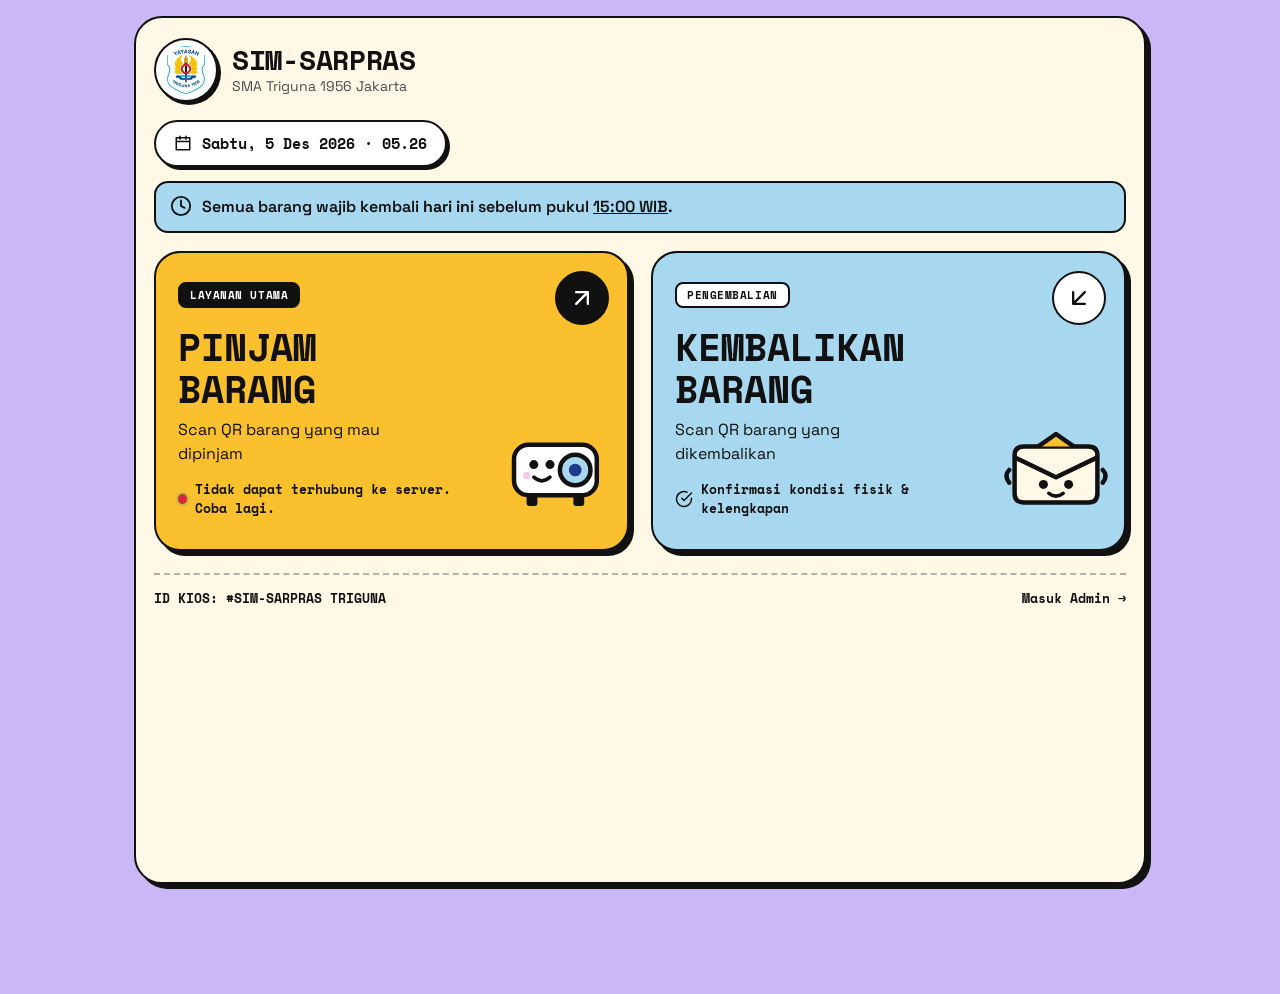
<file: index.html>
<!DOCTYPE html>
<html lang="id">
<head>
<meta charset="utf-8">
<meta name="viewport" content="width=device-width, initial-scale=1, viewport-fit=cover">
<meta name="theme-color" content="#C9B8F5">
<title>Kios SIM-SARPRAS · SMA Triguna 1956</title>
<meta name="description" content="Kios peminjaman dan pengembalian barang sarana prasarana SMA Triguna 1956 Jakarta dengan scan QR.">
<link rel="icon" type="image/png" sizes="32x32" href="assets/favicon-32.png">
<link rel="icon" type="image/png" sizes="192x192" href="assets/icon-192.png">
<link rel="apple-touch-icon" href="assets/apple-touch-icon.png">
<link rel="preconnect" href="https://fonts.googleapis.com">
<link rel="preconnect" href="https://fonts.gstatic.com" crossorigin>
<link rel="preconnect" href="https://script.google.com">
<link rel="preconnect" href="https://script.googleusercontent.com">
<link href="https://fonts.googleapis.com/css2?family=Space+Grotesk:wght@400;500;600;700&family=Space+Mono:wght@400;700&display=swap" rel="stylesheet">
<link rel="stylesheet" href="css/style.css?v=1.0.1">
</head>
<body class="kiosk">
<main id="app" class="k-shell" aria-live="polite"></main>
<div class="toasts" role="status" aria-live="polite"></div>
<script src="js/config.js?v=1.0.1"></script>
<script src="js/core.js?v=1.0.1"></script>
<script src="js/scanner.js?v=1.0.1"></script>
<script src="js/kiosk.js?v=1.0.1"></script>
</body>
</html>
</file>
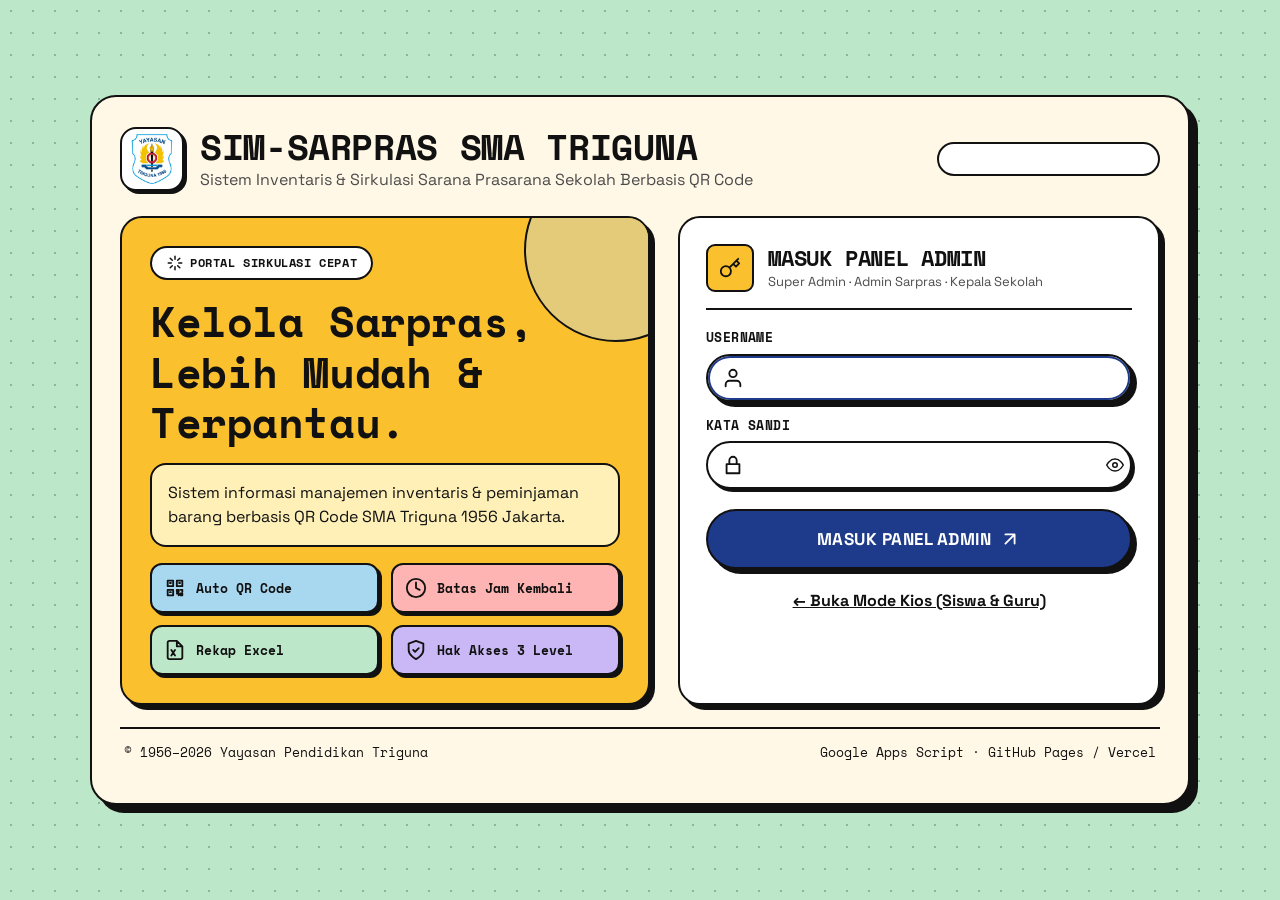
<file: admin.html>
<!DOCTYPE html>
<html lang="id">
<head>
<meta charset="utf-8">
<meta name="viewport" content="width=device-width, initial-scale=1, viewport-fit=cover">
<meta name="theme-color" content="#BDE7C9">
<meta name="robots" content="noindex">
<title>Panel Admin · SIM-SARPRAS SMA Triguna 1956</title>
<link rel="icon" type="image/png" sizes="32x32" href="assets/favicon-32.png">
<link rel="icon" type="image/png" sizes="192x192" href="assets/icon-192.png">
<link rel="apple-touch-icon" href="assets/apple-touch-icon.png">
<link rel="preconnect" href="https://fonts.googleapis.com">
<link rel="preconnect" href="https://fonts.gstatic.com" crossorigin>
<link rel="preconnect" href="https://script.google.com">
<link rel="preconnect" href="https://script.googleusercontent.com">
<link href="https://fonts.googleapis.com/css2?family=Space+Grotesk:wght@400;500;600;700&family=Space+Mono:wght@400;700&display=swap" rel="stylesheet">
<link rel="stylesheet" href="css/style.css?v=1.0.1">
</head>
<body class="admin">
<div id="root"></div>
<div id="printArea"></div>
<div class="toasts" role="status" aria-live="polite"></div>
<script src="js/config.js?v=1.0.1"></script>
<script src="js/core.js?v=1.0.1"></script>
<script src="js/qr.js?v=1.0.1"></script>
<script src="js/scanner.js?v=1.0.1"></script>
<script src="js/xlsx-template.js?v=1.0.1"></script>
<script src="js/admin.js?v=1.0.1"></script>
<script src="js/admin-pages.js?v=1.0.1"></script>
</body>
</html>
</file>
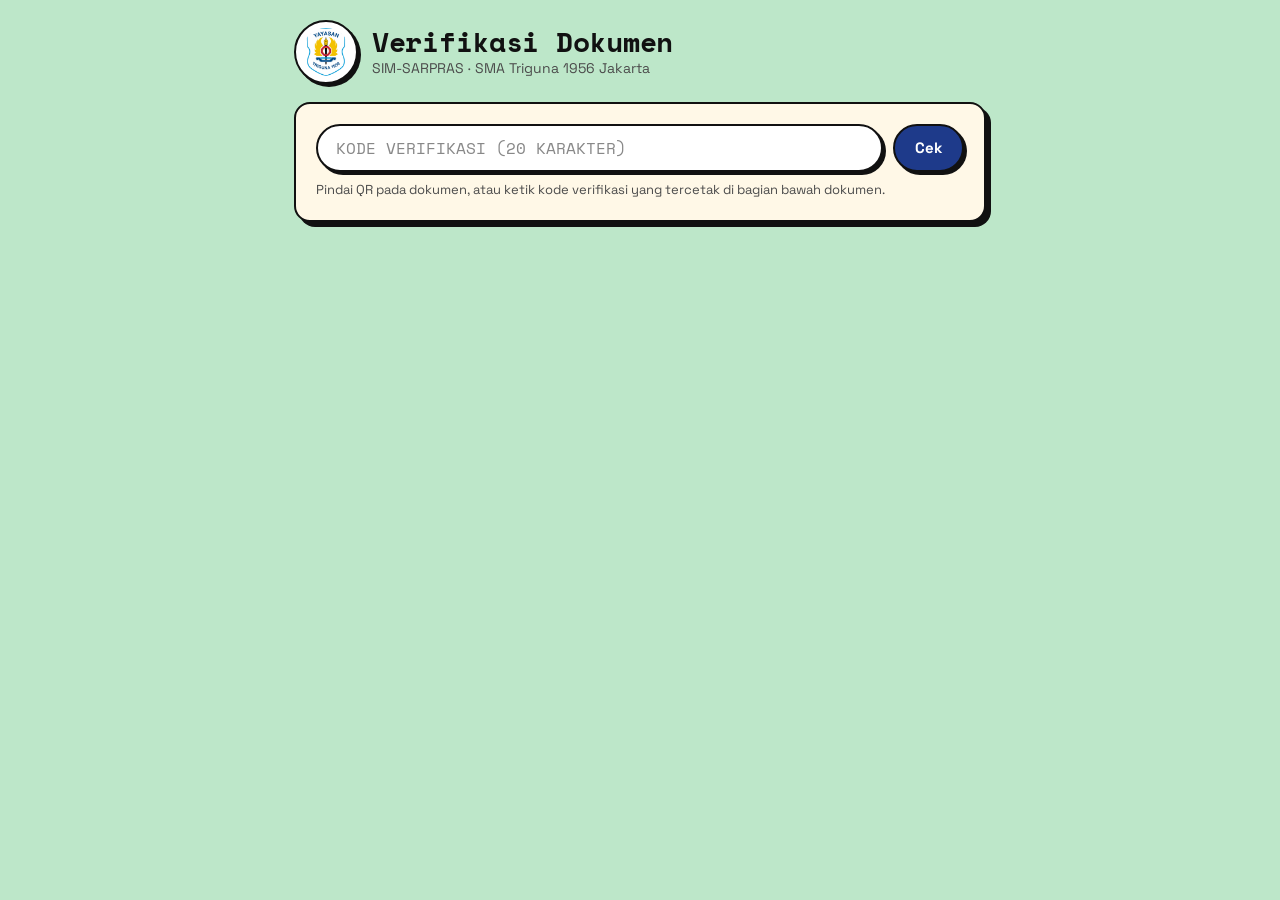
<file: verifikasi.html>
<!DOCTYPE html>
<html lang="id">
<head>
<meta charset="utf-8">
<meta name="viewport" content="width=device-width, initial-scale=1, viewport-fit=cover">
<meta name="theme-color" content="#BDE7C9">
<title>Verifikasi Dokumen · SIM-SARPRAS SMA Triguna 1956</title>
<meta name="description" content="Cek keaslian dokumen elektronik SIM-SARPRAS SMA Triguna 1956 Jakarta.">
<link rel="icon" type="image/png" sizes="32x32" href="assets/favicon-32.png">
<link rel="apple-touch-icon" href="assets/apple-touch-icon.png">
<link rel="preconnect" href="https://fonts.googleapis.com">
<link rel="preconnect" href="https://fonts.gstatic.com" crossorigin>
<link href="https://fonts.googleapis.com/css2?family=Space+Grotesk:wght@400;500;600;700&family=Space+Mono:wght@400;700&display=swap" rel="stylesheet">
<link rel="stylesheet" href="css/style.css?v=1.0.1">
<style>
  .v-wrap{max-width:720px;margin:0 auto;padding:20px 14px 60px}
  .v-status{display:flex;align-items:center;gap:16px;padding:20px;border:var(--bw) solid var(--ink);border-radius:20px;box-shadow:var(--sh);margin:18px 0}
  .v-status .big{width:64px;height:64px;border-radius:50%;border:var(--bw) solid var(--ink);display:grid;place-items:center;background:#fff;flex:none}
</style>
</head>
<body class="admin">
<main class="v-wrap">
  <div class="k-brand"><img class="k-logo" src="assets/logo.png" alt="Logo Yayasan Triguna 1956"><div><h1 class="h2">Verifikasi Dokumen</h1><p class="muted" style="margin:0">SIM-SARPRAS · SMA Triguna 1956 Jakarta</p></div></div>
  <div class="card card-pad" style="margin-top:18px">
    <form id="f" class="scanrow"><input class="input mono" id="k" placeholder="Kode verifikasi (20 karakter)" autocomplete="off" style="text-transform:uppercase" aria-label="Kode verifikasi"><button class="btn btn-navy" type="submit">Cek</button></form>
    <p class="help" style="margin:8px 0 0">Pindai QR pada dokumen, atau ketik kode verifikasi yang tercetak di bagian bawah dokumen.</p>
  </div>
  <div id="out"></div>
</main>
<div class="toasts" role="status" aria-live="polite"></div>
<script src="js/config.js?v=1.0.1"></script>
<script src="js/core.js?v=1.0.1"></script>
<script>
(function () {
  var S = SAR, esc = S.esc, ic = S.ic, fmt = S.fmt, out = S.$('#out'), hasil = null;
  function cek(k) {
    k = String(k || '').trim().toUpperCase();
    if (!k) return;
    S.$('#k').value = k;
    out.innerHTML = S.skeleton(5);
    history.replaceState(null, '', '?k=' + encodeURIComponent(k));
    S.api('public.verifikasi', { k: k }).then(function (r) {
      if (!r.success) {
        out.innerHTML = '<div class="v-status" style="background:var(--red-t);border-color:var(--red)"><span class="big">' + ic('x', 'lg') + '</span><div><h2 class="h2">TIDAK DITEMUKAN</h2><p style="margin:4px 0 0">' + esc(r.message) + '</p></div></div>' +
          '<p class="help">Bila Anda yakin dokumen ini asli, hubungi bagian sarpras sekolah.</p>';
        return;
      }
      var d = hasil = r.data, sah = d.status === 'TERBIT';
      out.innerHTML = '<div class="v-status ' + (sah ? 'bg-mint' : '') + '" style="' + (sah ? '' : 'background:var(--red-t);border-color:var(--red)') + '"><span class="big">' + ic(sah ? 'shield' : 'alert', 'lg') + '</span>' +
        '<div><h2 class="h2">' + (sah ? 'DOKUMEN SAH' : 'DOKUMEN DITARIK') + '</h2><p style="margin:4px 0 0">' + (sah ? 'Dokumen ini diterbitkan resmi oleh ' + esc(d.instansi) + '.' : esc(d.catatan || 'Dokumen ini sudah ditarik dan tidak berlaku.')) + '</p></div></div>' +
        '<div class="card card-pad"><dl class="kv"><dt>Nomor</dt><dd class="mono">' + esc(d.nomor) + '</dd><dt>Jenis</dt><dd>' + esc(d.template || d.jenis) + '</dd><dt>Perihal</dt><dd>' + esc(d.perihal) + '</dd>' +
        '<dt>Terbit</dt><dd>' + fmt.tglPanjang(d.terbit) + ', ' + fmt.jam(d.terbit) + ' WIB</dd><dt>Instansi</dt><dd>' + esc(d.instansi) + '</dd></dl></div>' +
        '<h3 class="h3" style="margin:20px 0 10px">Penanda Tangan</h3>' + d.penandatangan.map(function (p) {
          var disorot = d.slotDicek && d.slotDicek === p.slot;
          return '<div class="item" style="' + (disorot ? 'background:var(--yellow-t)' : '') + '"><span class="ic" style="background:' + (p.status === 'SETUJU' ? 'var(--mint)' : 'var(--yellow)') + '">' + ic(p.status === 'SETUJU' ? 'check' : 'clock') + '</span>' +
            '<div class="body"><div class="nm">' + esc(p.nama) + (disorot ? ' <span class="chip">QR ini</span>' : '') + '</div><div class="meta">' + esc(p.label) + (p.jabatan ? ' · ' + esc(p.jabatan) : '') + '</div>' +
            '<div class="meta">Metode: ' + esc(p.metode) + (p.waktu ? ' · ' + fmt.tglJam(p.waktu) : '') + '</div></div></div>';
        }).join('') +
        (d.hashPdf ? '<div class="card card-pad" style="margin-top:20px"><h3 class="h3">Cek keaslian berkas PDF</h3><p class="help">Unggah PDF yang Anda terima. Sidik jari (SHA-256) dihitung di perangkat Anda — berkas tidak dikirim ke mana pun.</p>' +
          '<input type="file" accept="application/pdf" id="pdf" class="input" style="padding-top:12px"><div id="hashOut" style="margin-top:12px"></div></div>' : '');
      var inp = S.$('#pdf');
      if (inp) inp.onchange = function () {
        var f = inp.files[0]; if (!f) return;
        f.arrayBuffer().then(function (buf) { return crypto.subtle.digest('SHA-256', buf); }).then(function (h) {
          var hex = Array.prototype.map.call(new Uint8Array(h), function (b) { return ('0' + b.toString(16)).slice(-2); }).join('');
          var cocok = hex === d.hashPdf;
          S.$('#hashOut').innerHTML = cocok ? '<div class="infobox bg-mint">' + ic('checkc') + '<span>Berkas <b>identik</b> dengan dokumen asli yang diterbitkan.</span></div>'
            : '<div class="errbox">' + ic('alert') + '<span>Berkas <b>berbeda</b> dari aslinya (mungkin diubah, atau ini versi DOCX/hasil cetak ulang).</span></div>';
        });
      };
    });
  }
  S.$('#f').onsubmit = function (e) { e.preventDefault(); cek(S.$('#k').value); };
  var m = location.search.match(/[?&]k=([^&]+)/);
  if (m) cek(decodeURIComponent(m[1]));
})();
</script>
</body>
</html>
</file>
<file: css/style.css>
/* =========================================================
   SIM-SARPRAS SMA TRIGUNA — Design System "Neo-Brutalism Pastel"
   Sumber token: DESIGN.md + PNG hasil Google Stitch (ZIP pengguna)
   ========================================================= */
:root{
  --ink:#111111; --navy:#1E3A8A; --navy-d:#00236F;
  --yellow:#FBC02D; --yellow-t:#FFF0B8; --sky:#A7D8F0; --sky-t:#DDF0FA;
  --mint:#BDE7C9; --mint-t:#E3F5E8; --pink:#F9C6E8; --lilac:#C9B8F5; --lilac-t:#EEE7FF;
  --coral:#FF8A65; --red:#D7263D; --red-t:#FFE1E5;
  --cream:#FFF8E7; --cream-2:#F4EDDD; --white:#FFFFFF; --muted:#4B4B4B; --line:rgba(17,17,17,.15);
  --bw:2.5px; --sh:5px 5px 0 var(--ink); --sh-sm:3px 3px 0 var(--ink); --sh-lg:8px 8px 0 var(--ink);
  --r-card:16px; --r-chip:8px; --r-pill:999px; --r-in:14px;
  --f-mono:"Space Mono",ui-monospace,Menlo,Consolas,monospace;
  --f-ui:"Space Grotesk",system-ui,-apple-system,"Segoe UI",Roboto,sans-serif;
  --ease:cubic-bezier(.2,.8,.2,1);
}
*{box-sizing:border-box}
html{-webkit-text-size-adjust:100%}
body{margin:0;font-family:var(--f-ui);font-size:16px;line-height:1.5;color:var(--ink);background:var(--cream);-webkit-font-smoothing:antialiased}
button,input,select,textarea{font:inherit;color:inherit}
a{color:var(--navy)}
img{max-width:100%;display:block}
.mono{font-family:var(--f-mono)}
.muted{color:var(--muted)}
.hidden{display:none!important}
.sr-only{position:absolute;width:1px;height:1px;padding:0;margin:-1px;overflow:hidden;clip:rect(0,0,0,0);border:0}
.ico{width:22px;height:22px;flex:none;stroke:currentColor;fill:none;stroke-width:2;stroke-linecap:round;stroke-linejoin:round}
.ico.sm{width:18px;height:18px}.ico.lg{width:28px;height:28px}
:focus-visible{outline:3px solid var(--navy);outline-offset:2px}
@media (prefers-reduced-motion:reduce){*{animation:none!important;transition:none!important}}

/* ---------- Tipografi ---------- */
h1,h2,h3,h4{font-family:var(--f-mono);font-weight:700;margin:0;line-height:1.2;letter-spacing:-.01em}
.h-hero{font-size:clamp(28px,5vw,48px)}
.h1{font-size:clamp(24px,3.4vw,36px)}
.h2{font-size:22px}.h3{font-size:18px}
.code{font-family:var(--f-mono);font-weight:700;letter-spacing:.04em;font-size:14px}
.label{font-size:12px;font-weight:700;letter-spacing:.05em;text-transform:uppercase;font-family:var(--f-mono)}

/* ---------- Tombol ---------- */
.btn{--bg:var(--white);display:inline-flex;align-items:center;justify-content:center;gap:8px;min-height:44px;padding:10px 20px;border:var(--bw) solid var(--ink);border-radius:var(--r-pill);background:var(--bg);box-shadow:var(--sh-sm);font-weight:700;font-size:15px;cursor:pointer;text-decoration:none;color:var(--ink);transition:transform .12s var(--ease),box-shadow .12s var(--ease);white-space:nowrap;user-select:none}
.btn:hover{transform:translate(-2px,-2px);box-shadow:5px 5px 0 var(--ink)}
.btn:active{transform:translate(3px,3px);box-shadow:0 0 0 var(--ink)}
.btn[disabled],.btn.is-disabled{background:#DCDCDC;color:#777;box-shadow:none;transform:none;cursor:not-allowed;border-color:#999}
.btn-yellow{--bg:var(--yellow)}.btn-sky{--bg:var(--sky)}.btn-mint{--bg:var(--mint)}.btn-pink{--bg:var(--pink)}.btn-lilac{--bg:var(--lilac)}
.btn-navy{--bg:var(--navy);color:#fff}.btn-ink{--bg:var(--ink);color:#fff}
.btn-danger{--bg:var(--red);color:#fff}.btn-danger-o{--bg:var(--white);color:var(--red);border-color:var(--red)}
.btn-ghost{background:transparent;border-color:transparent;box-shadow:none}.btn-ghost:hover{background:rgba(17,17,17,.06);transform:none;box-shadow:none}
.btn-lg{min-height:60px;font-size:17px;padding:14px 28px;text-transform:uppercase;letter-spacing:.03em;box-shadow:var(--sh)}
.btn-lg:hover{box-shadow:7px 7px 0 var(--ink)}.btn-lg:active{transform:translate(5px,5px);box-shadow:none}
.btn-sm{min-height:36px;padding:6px 14px;font-size:13px}
.btn-block{width:100%}
.btn-icon{width:44px;padding:0;border-radius:12px}
.btn-round{width:44px;padding:0}
.btn .spin{width:18px;height:18px;border:3px solid currentColor;border-right-color:transparent;border-radius:50%;animation:spin .7s linear infinite}
@keyframes spin{to{transform:rotate(360deg)}}

/* ---------- Kartu, chip, badge ---------- */
.card{background:var(--cream);border:var(--bw) solid var(--ink);border-radius:var(--r-card);box-shadow:var(--sh)}
.card-white{background:var(--white)}
.card-pad{padding:20px}
.card-head{display:flex;align-items:center;justify-content:space-between;gap:12px;padding:14px 18px;border-bottom:var(--bw) solid var(--ink);border-radius:calc(var(--r-card) - 3px) calc(var(--r-card) - 3px) 0 0}
.card-head h3{font-size:16px}
.bg-yellow{background:var(--yellow)}.bg-sky{background:var(--sky)}.bg-mint{background:var(--mint)}.bg-pink{background:var(--pink)}.bg-lilac{background:var(--lilac)}.bg-coral{background:var(--coral)}.bg-red{background:var(--red);color:#fff}.bg-white{background:#fff}.bg-cream{background:var(--cream)}.bg-navy{background:var(--navy);color:#fff}
.chip{display:inline-flex;align-items:center;gap:6px;padding:4px 10px;border:2px solid var(--ink);border-radius:var(--r-chip);background:var(--white);font-family:var(--f-mono);font-weight:700;font-size:11px;letter-spacing:.05em;text-transform:uppercase;white-space:nowrap;line-height:1.3}
.chip.pill{border-radius:var(--r-pill);padding:6px 14px;font-size:12px}
.badge{display:inline-flex;align-items:center;gap:5px;padding:3px 10px;border:2px solid var(--ink);border-radius:var(--r-pill);font-family:var(--f-mono);font-size:11px;font-weight:700;letter-spacing:.04em;text-transform:uppercase;white-space:nowrap;background:#fff}
.st-TERSEDIA,.st-BAIK,.st-LENGKAP,.st-TEPAT,.st-SELESAI,.st-AKTIF-USER,.st-TERBIT{background:var(--mint)}
.st-DIPINJAM,.st-AKTIF,.st-MENUNGGU_TTD,.st-DRAF{background:var(--yellow)}
.st-TERLAMBAT,.st-DITARIK{background:var(--red);color:#fff}
.st-RUSAK{background:var(--red-t);color:var(--red);border-color:var(--red)}
.st-TIDAK_LENGKAP{background:var(--pink)}
.st-NONAKTIF{background:#E5E5E5;color:#555}
.st-UNIT{background:var(--sky)}.st-STOK{background:var(--pink)}
.st-SISWA{background:var(--sky)}.st-GURU{background:var(--lilac)}
.st-SUPER_ADMIN{background:var(--navy);color:#fff}.st-ADMIN_SARPRAS{background:var(--yellow)}.st-KEPALA_SEKOLAH{background:var(--lilac)}

/* ---------- Form ---------- */
.field{display:flex;flex-direction:column;gap:6px;margin-bottom:14px}
.field>label,.flabel{font-size:13px;font-weight:700;letter-spacing:.03em;text-transform:uppercase;font-family:var(--f-mono)}
.field .req{color:var(--red)}
.input,.select,.textarea{width:100%;min-height:48px;padding:10px 18px;border:var(--bw) solid var(--ink);border-radius:var(--r-pill);background:var(--white);box-shadow:var(--sh-sm);outline:none;transition:box-shadow .12s}
.select{appearance:none;background-image:url("data:image/svg+xml,%3Csvg xmlns='http://www.w3.org/2000/svg' width='14' height='14' viewBox='0 0 24 24' fill='none' stroke='%23111' stroke-width='3'%3E%3Cpath d='m6 9 6 6 6-6'/%3E%3C/svg%3E");background-repeat:no-repeat;background-position:right 16px center;padding-right:40px}
.textarea{border-radius:var(--r-in);min-height:96px;resize:vertical}
.input:focus,.select:focus,.textarea:focus{box-shadow:5px 5px 0 var(--ink),inset 0 0 0 2px var(--navy)}
.input::placeholder,.textarea::placeholder{color:rgba(17,17,17,.5)}
.input.err,.textarea.err,.select.err{border-color:var(--red);box-shadow:3px 3px 0 var(--red)}
.ferr{color:var(--red);font-size:13px;font-weight:600;display:flex;gap:6px;align-items:center}
.help{font-size:13px;color:var(--muted)}
.input-wrap{position:relative}.input-wrap .ico{position:absolute;left:16px;top:50%;transform:translateY(-50%);pointer-events:none}
.input-wrap .input{padding-left:46px}
.input-lg{min-height:58px;font-size:18px}
.check{display:inline-flex;align-items:center;gap:10px;cursor:pointer;font-weight:600}
.check input{appearance:none;width:22px;height:22px;border:var(--bw) solid var(--ink);border-radius:5px;background:#fff;display:grid;place-content:center;margin:0;cursor:pointer;flex:none}
.check input:checked{background:var(--yellow);box-shadow:2px 2px 0 var(--ink)}
.check input:checked::after{content:"";width:10px;height:6px;border:solid var(--ink);border-width:0 0 3px 3px;transform:rotate(-45deg) translate(1px,-1px)}
.seg{display:flex;gap:8px;padding:5px;border:var(--bw) solid var(--ink);border-radius:var(--r-pill);background:#fff;box-shadow:var(--sh-sm)}
.seg button{flex:1;min-height:46px;border:0;border-radius:var(--r-pill);background:transparent;font-weight:700;cursor:pointer;font-size:16px}
.seg button[aria-pressed=true]{background:var(--ink);color:#fff}
.grid-2{display:grid;grid-template-columns:repeat(2,minmax(0,1fr));gap:14px}
.grid-3{display:grid;grid-template-columns:repeat(3,minmax(0,1fr));gap:14px}
@media (max-width:640px){.grid-2,.grid-3{grid-template-columns:1fr}}
.choice{display:flex;flex-direction:column;align-items:center;justify-content:center;gap:8px;min-height:104px;padding:14px;border:var(--bw) solid var(--ink);border-radius:var(--r-card);background:#fff;font-weight:700;font-size:17px;cursor:pointer;box-shadow:var(--sh-sm);position:relative;transition:transform .12s,box-shadow .12s}
.choice:hover{transform:translate(-2px,-2px);box-shadow:5px 5px 0 var(--ink)}
.choice[aria-pressed=true]{box-shadow:var(--sh)}
.choice[aria-pressed=true]::after{content:"";position:absolute;top:8px;right:8px;width:22px;height:22px;border-radius:50%;background:var(--ink) url("data:image/svg+xml,%3Csvg xmlns='http://www.w3.org/2000/svg' viewBox='0 0 24 24' fill='none' stroke='%23fff' stroke-width='3.5'%3E%3Cpath d='M5 12l5 5L20 7'/%3E%3C/svg%3E") center/14px no-repeat}
.choice.c-good[aria-pressed=true]{background:var(--mint)}.choice.c-bad[aria-pressed=true]{background:var(--red-t);border-color:var(--red)}.choice.c-pink[aria-pressed=true]{background:var(--pink)}
.stepper{display:inline-flex;align-items:center;border:var(--bw) solid var(--ink);border-radius:var(--r-pill);background:#fff;box-shadow:var(--sh-sm);overflow:hidden}
.stepper button{width:42px;height:40px;border:0;background:var(--cream);font-size:22px;font-weight:700;cursor:pointer}
.stepper input{width:56px;text-align:center;border:0;border-left:2px solid var(--ink);border-right:2px solid var(--ink);height:40px;font-family:var(--f-mono);font-weight:700;font-size:16px;outline:none}

/* ---------- Tabel ---------- */
.tbl-wrap{border:var(--bw) solid var(--ink);border-radius:var(--r-card);background:var(--cream);box-shadow:var(--sh);overflow:auto;max-width:100%}
.tbl{width:100%;border-collapse:collapse;font-size:14px;min-width:640px}
.tbl th{position:sticky;top:0;background:var(--navy);color:#fff;font-family:var(--f-mono);font-size:11px;letter-spacing:.06em;text-transform:uppercase;text-align:left;padding:12px 14px;white-space:nowrap;border-bottom:var(--bw) solid var(--ink);z-index:1}
.tbl td{padding:11px 14px;border-bottom:1.5px solid var(--ink);vertical-align:middle}
.tbl tbody tr:nth-child(even){background:#fff}
.tbl tbody tr:hover{background:var(--yellow-t)}
.tbl tbody tr:last-child td{border-bottom:0}
.tbl .num{text-align:right;font-family:var(--f-mono)}
.tbl .sub{font-size:12px;color:var(--muted);font-family:var(--f-mono)}
.tbl-foot{display:flex;justify-content:space-between;align-items:center;gap:12px;padding:12px 4px;flex-wrap:wrap;font-size:13px}
.pager{display:flex;gap:6px}
.pager button{min-width:36px;height:36px;border:2px solid var(--ink);background:#fff;border-radius:8px;font-family:var(--f-mono);font-weight:700;cursor:pointer}
.pager button[aria-current=true]{background:var(--ink);color:#fff}
.pager button:disabled{opacity:.4;cursor:default}
.avatar{width:34px;height:34px;border:2px solid var(--ink);border-radius:50%;display:inline-grid;place-items:center;font-family:var(--f-mono);font-weight:700;font-size:12px;background:#fff;flex:none}

/* ---------- Toast, modal, drawer, skeleton ---------- */
.toasts{position:fixed;top:16px;right:16px;left:16px;z-index:1000;display:flex;flex-direction:column;align-items:flex-end;gap:10px;pointer-events:none}
.toast{pointer-events:auto;max-width:420px;width:100%;display:flex;gap:10px;align-items:flex-start;padding:12px 16px;border:var(--bw) solid var(--ink);border-radius:14px;background:var(--mint);box-shadow:var(--sh);font-weight:600;animation:tin .22s var(--ease)}
.toast.error{background:var(--red-t);border-color:var(--red);box-shadow:5px 5px 0 var(--red)}.toast.info{background:var(--sky)}.toast.warn{background:var(--yellow)}
@keyframes tin{from{transform:translateY(-12px);opacity:0}}
.overlay{position:fixed;inset:0;background:rgba(17,17,17,.45);z-index:900;display:flex;align-items:center;justify-content:center;padding:16px;animation:fade .15s}
@keyframes fade{from{opacity:0}}
.modal{width:100%;max-width:560px;max-height:calc(100vh - 32px);overflow:auto;background:var(--cream);border:var(--bw) solid var(--ink);border-radius:20px;box-shadow:var(--sh-lg);animation:pop .2s var(--ease)}
.modal.wide{max-width:900px}
@keyframes pop{from{transform:scale(.96);opacity:0}}
.modal-head{display:flex;justify-content:space-between;align-items:center;gap:12px;padding:16px 20px;border-bottom:var(--bw) solid var(--ink)}
.modal-body{padding:20px}
.modal-foot{display:flex;justify-content:flex-end;gap:10px;padding:14px 20px;border-top:var(--bw) solid var(--ink);flex-wrap:wrap}
.sheet{position:fixed;left:0;right:0;bottom:0;z-index:950;background:var(--cream);border-top:var(--bw) solid var(--ink);border-radius:28px 28px 0 0;padding:22px 20px calc(22px + env(safe-area-inset-bottom));animation:up .22s var(--ease);box-shadow:0 -6px 0 rgba(17,17,17,.15)}
@keyframes up{from{transform:translateY(40px);opacity:0}}
.skel{background:linear-gradient(90deg,#EDE6D6 25%,#F7F1E3 50%,#EDE6D6 75%);background-size:200% 100%;animation:sh 1.2s infinite linear;border-radius:10px;min-height:16px}
@keyframes sh{to{background-position:-200% 0}}
.empty{display:flex;flex-direction:column;align-items:center;text-align:center;gap:10px;padding:32px 16px;color:var(--muted)}
.empty .mascot{width:96px;height:96px}
.errbox{display:flex;gap:10px;padding:12px 14px;border:var(--bw) solid var(--red);border-radius:14px;background:var(--red-t);color:#7a0010;font-weight:600}
.infobox{display:flex;gap:10px;padding:12px 14px;border:var(--bw) solid var(--ink);border-radius:14px;background:var(--sky);font-weight:600;align-items:flex-start}
.warnbox{display:flex;gap:10px;padding:12px 14px;border:var(--bw) solid var(--ink);border-radius:14px;background:var(--yellow-t);font-weight:600;align-items:flex-start}

/* =========================================================
   KIOS (mobile-first)
   ========================================================= */
body.kiosk{background:var(--lilac);min-height:100vh;min-height:100dvh}
.k-shell{max-width:520px;margin:0 auto;padding:16px 14px calc(110px + env(safe-area-inset-bottom));min-height:100dvh}
.k-frame{background:var(--cream);border:var(--bw) solid var(--ink);border-radius:28px;box-shadow:var(--sh);padding:20px 18px;min-height:calc(100dvh - 32px)}
.k-brand{display:flex;align-items:center;gap:14px}
.k-logo{width:64px;height:64px;border:var(--bw) solid var(--ink);border-radius:50%;background:#fff;padding:6px;box-shadow:var(--sh-sm);flex:none}
.k-brand h1{font-size:28px}
.k-brand p{margin:0;font-size:14px;color:var(--muted)}
.k-clock{display:inline-flex;align-items:center;gap:10px;margin:18px 0 14px;padding:10px 18px;border:var(--bw) solid var(--ink);border-radius:var(--r-pill);background:#fff;box-shadow:var(--sh-sm);font-family:var(--f-mono);font-weight:700;font-size:15px}
.k-tile{position:relative;display:block;width:100%;text-align:left;margin-top:18px;padding:22px;border:var(--bw) solid var(--ink);border-radius:26px;box-shadow:var(--sh);cursor:pointer;min-height:220px;overflow:hidden;transition:transform .12s var(--ease),box-shadow .12s var(--ease);color:var(--ink)}
.k-tile:hover{transform:translate(-2px,-2px);box-shadow:7px 7px 0 var(--ink)}
.k-tile:active{transform:translate(5px,5px);box-shadow:none}
.k-tile .t-title{font-family:var(--f-mono);font-weight:700;font-size:clamp(28px,8vw,38px);line-height:1.1;margin:18px 0 8px;max-width:70%}
.k-tile .t-sub{font-size:16px;max-width:62%}
.k-tile .t-arrow{position:absolute;top:18px;right:18px;width:54px;height:54px;border-radius:50%;display:grid;place-items:center;border:var(--bw) solid var(--ink)}
.k-tile .t-mascot{position:absolute;right:14px;bottom:16px;width:108px;height:108px}
.k-tile .t-foot{display:flex;align-items:center;gap:8px;margin-top:14px;padding-right:118px;font-family:var(--f-mono);font-weight:700;font-size:13px}
.dot{width:10px;height:10px;border-radius:50%;background:#10A36B;display:inline-block;box-shadow:0 0 0 2px rgba(16,163,107,.25)}
.dot.off{background:var(--red)}
.k-foot{display:flex;justify-content:space-between;align-items:center;margin-top:22px;padding-top:14px;border-top:2.5px dashed rgba(17,17,17,.3);font-family:var(--f-mono);font-size:13px;font-weight:700}
.k-top{display:flex;align-items:center;gap:12px;margin-bottom:14px}
.k-top h2{font-size:22px;flex:1}
.k-back{width:48px;height:48px;border-radius:50%;border:var(--bw) solid var(--ink);background:var(--coral);display:grid;place-items:center;box-shadow:var(--sh-sm);cursor:pointer}
.k-back:active{transform:translate(3px,3px);box-shadow:none}
.k-logo-sm{width:44px;height:44px;border-radius:50%;border:2px solid var(--ink);background:#fff;padding:4px}
.steps{display:flex;gap:6px;margin-bottom:18px}
.steps span{flex:1;text-align:center;padding:7px 4px;border:2px solid var(--ink);border-radius:var(--r-pill);font-family:var(--f-mono);font-size:11px;font-weight:700;background:#fff;white-space:nowrap;overflow:hidden;text-overflow:ellipsis}
.steps span.on{background:var(--yellow)}.steps.ret span.on{background:var(--sky)}
.steps span.done{background:var(--ink);color:#fff}
.k-actions{position:fixed;left:0;right:0;bottom:0;z-index:50;padding:12px 14px calc(12px + env(safe-area-inset-bottom));background:linear-gradient(to top,var(--lilac) 70%,rgba(201,184,245,0))}
.k-actions .inner{max-width:520px;margin:0 auto;display:flex;flex-direction:column;gap:6px}
.k-actions .cap{text-align:center;font-size:13px;font-weight:700;font-family:var(--f-mono)}
.sugg{margin-top:8px;border:var(--bw) solid var(--ink);border-radius:16px;background:#fff;box-shadow:var(--sh);overflow:hidden}
.sugg button{display:flex;width:100%;align-items:center;justify-content:space-between;gap:10px;padding:13px 16px;border:0;border-bottom:1.5px solid var(--line);background:#fff;text-align:left;font-size:16px;font-weight:600;cursor:pointer;min-height:52px}
.sugg button:last-child{border-bottom:0}
.sugg button:hover,.sugg button.act{background:var(--yellow-t)}
.sugg mark{background:var(--yellow);padding:0 1px;border-radius:3px}
.person{display:flex;align-items:center;gap:12px;padding:14px 16px;border:var(--bw) solid var(--ink);border-radius:18px;background:var(--mint);box-shadow:var(--sh-sm);margin-top:12px}
.person .avatar{width:44px;height:44px;font-size:14px}
.person b{font-size:17px}
.cam{position:relative;aspect-ratio:1/1;max-height:340px;width:100%;margin:0 auto;border:var(--bw) solid var(--ink);border-radius:24px;background:#1a1a1a;overflow:hidden;box-shadow:var(--sh)}
.cam video,.cam #reader video{width:100%!important;height:100%!important;object-fit:cover}
.cam #reader{width:100%;height:100%}
.cam #reader__dashboard,.cam #reader img{display:none!important}
.cam .br{position:absolute;width:44px;height:44px;border:6px solid var(--yellow);z-index:3}
.steps.ret~* .cam .br,.ret-mode .cam .br{border-color:var(--sky)}
.cam .br.tl{top:16%;left:16%;border-right:0;border-bottom:0;border-radius:10px 0 0 0}
.cam .br.tr{top:16%;right:16%;border-left:0;border-bottom:0;border-radius:0 10px 0 0}
.cam .br.bl{bottom:16%;left:16%;border-right:0;border-top:0;border-radius:0 0 0 10px}
.cam .br.bm{bottom:16%;right:16%;border-left:0;border-top:0;border-radius:0 0 10px 0}
.cam .line{position:absolute;left:18%;right:18%;height:3px;background:var(--yellow);top:20%;z-index:3;box-shadow:0 0 12px var(--yellow);animation:scan 2s ease-in-out infinite alternate}
@keyframes scan{to{top:78%}}
.cam .cam-msg{position:absolute;inset:0;display:flex;flex-direction:column;align-items:center;justify-content:center;gap:10px;color:#fff;text-align:center;padding:24px;z-index:4;font-weight:600}
.cam-cap{text-align:center;font-weight:700;margin:10px 0 0}
.cam-tools{display:flex;justify-content:center;gap:12px;margin-top:10px}
.or{display:flex;align-items:center;gap:12px;margin:16px 0;font-family:var(--f-mono);font-weight:700;font-size:13px}
.or::before,.or::after{content:"";flex:1;height:2px;background:var(--ink);opacity:.25}
.scanrow{display:flex;gap:10px}
.scanrow .input{flex:1;font-family:var(--f-mono);text-transform:uppercase}
.item{display:flex;gap:12px;align-items:flex-start;padding:14px;border:var(--bw) solid var(--ink);border-radius:20px;background:#fff;box-shadow:var(--sh-sm);margin-top:12px}
.item .ic{width:46px;height:46px;border:2px solid var(--ink);border-radius:12px;display:grid;place-items:center;background:var(--sky);flex:none}
.item .body{flex:1;min-width:0}
.item .nm{font-weight:700;font-size:16px;line-height:1.3}
.item .meta{font-size:13px;color:var(--muted);margin-top:2px}
.item .rm{width:36px;height:36px;border-radius:50%;border:2px solid var(--ink);background:var(--cream);display:grid;place-items:center;cursor:pointer;flex:none}
.sect-title{display:flex;align-items:center;gap:10px;margin:22px 0 4px;font-family:var(--f-mono);font-weight:700;font-size:16px}
.count{display:inline-grid;place-items:center;min-width:26px;height:26px;padding:0 6px;border-radius:13px;background:var(--ink);color:#fff;font-size:13px}
.flash{animation:flash .6s}
@keyframes flash{0%{background:var(--mint)}100%{background:#fff}}
.ok-screen{text-align:center;padding-top:8px}
.ok-screen .big{width:120px;height:120px;margin:4px auto 12px}
.receipt{text-align:left;margin-top:18px;padding:18px;border:var(--bw) solid var(--ink);border-radius:20px;background:#fff;box-shadow:var(--sh)}
.receipt .row{display:flex;justify-content:space-between;gap:12px;padding:6px 0;font-size:15px}
.receipt hr{border:0;border-top:2.5px dashed rgba(17,17,17,.3);margin:10px 0}
.strip{display:flex;align-items:center;gap:10px;margin-top:16px;padding:14px 16px;border:var(--bw) solid var(--ink);border-radius:16px;background:var(--yellow);font-weight:700;box-shadow:var(--sh-sm);text-align:left}
.loaninfo{padding:16px;border:var(--bw) solid var(--ink);border-radius:20px;background:#fff;box-shadow:var(--sh);margin-top:14px}
.loaninfo .r{display:flex;justify-content:space-between;gap:10px;padding:5px 0;font-size:15px}
.confetti{position:fixed;inset:0;pointer-events:none;z-index:5;overflow:hidden}
.confetti i{position:absolute;top:-20px;width:12px;height:12px;border:2px solid var(--ink);animation:fall 1.6s ease-in forwards}
@keyframes fall{to{transform:translateY(105vh) rotate(540deg)}}
@media (min-width:900px){
  .k-shell.wide{max-width:1040px}
  .k-shell.wide .tiles{display:grid;grid-template-columns:1fr 1fr;gap:22px}
  .k-shell.wide .k-tile{min-height:300px}
}

/* =========================================================
   ADMIN
   ========================================================= */
body.admin{background:var(--mint)}
.a-shell{display:flex;min-height:100vh}
.a-side{width:260px;flex:none;background:var(--cream-2);border-right:var(--bw) solid var(--ink);display:flex;flex-direction:column;position:sticky;top:0;height:100vh;overflow:auto}
.a-brand{display:flex;gap:12px;align-items:center;padding:18px 18px 16px;border-bottom:var(--bw) solid var(--ink)}
.a-brand img{width:48px;height:48px}
.a-brand b{font-family:var(--f-mono);font-size:18px;color:var(--navy);line-height:1.1;display:block}
.a-brand small{font-family:var(--f-mono);font-size:10px;letter-spacing:.06em;text-transform:uppercase}
.a-nav{padding:14px 12px;display:flex;flex-direction:column;gap:4px;flex:1}
.a-nav .sec{font-family:var(--f-mono);font-size:11px;letter-spacing:.08em;text-transform:uppercase;color:var(--muted);padding:14px 10px 6px;border-top:2px solid rgba(17,17,17,.15);margin-top:8px}
.a-nav a{display:flex;align-items:center;gap:12px;padding:11px 12px;border-radius:10px;color:var(--ink);text-decoration:none;font-weight:600;font-size:15px;border:2px solid transparent;min-height:44px}
.a-nav a:hover{background:rgba(17,17,17,.06)}
.a-nav a.on{background:var(--ink);color:#fff;box-shadow:3px 3px 0 var(--navy)}
.a-nav a .nb{margin-left:auto;min-width:22px;height:22px;padding:0 6px;border-radius:11px;background:var(--red);color:#fff;border:2px solid var(--ink);font-size:11px;font-family:var(--f-mono);display:grid;place-items:center}
.a-side-foot{padding:14px;border-top:var(--bw) solid var(--ink)}
.a-main{flex:1;min-width:0;padding:16px 22px 40px}
.a-top{display:flex;align-items:center;gap:12px;margin-bottom:16px}
.a-top .search{flex:1;max-width:520px}
.a-top .who{display:flex;align-items:center;gap:10px;padding:6px 14px 6px 6px;border:var(--bw) solid var(--ink);border-radius:var(--r-pill);background:#fff;box-shadow:var(--sh-sm)}
.a-top .who .avatar{background:var(--navy);color:#fff}
.a-top .who b{display:block;font-size:14px;line-height:1.1}.a-top .who small{font-family:var(--f-mono);font-size:10px;text-transform:uppercase}
.a-frame{background:var(--cream);border:var(--bw) solid var(--ink);border-radius:20px;box-shadow:var(--sh);padding:24px;min-height:calc(100vh - 110px)}
.a-head{display:flex;align-items:flex-end;justify-content:space-between;gap:16px;flex-wrap:wrap;margin-bottom:20px;padding-bottom:16px;border-bottom:var(--bw) solid var(--ink)}
.a-head p{margin:6px 0 0;color:var(--muted);font-size:14px}
.a-head .acts{display:flex;gap:10px;flex-wrap:wrap}
.datechip{display:inline-flex;align-items:center;gap:10px;padding:8px 8px 8px 16px;border:var(--bw) solid var(--ink);border-radius:var(--r-pill);background:var(--yellow);box-shadow:var(--sh-sm);font-weight:700;font-size:14px}
.datechip .chip{background:var(--ink);color:#fff;border-color:var(--ink)}
.stats{display:grid;grid-template-columns:repeat(5,minmax(0,1fr));gap:16px;margin-bottom:22px}
.stat{padding:16px;border:var(--bw) solid var(--ink);border-radius:var(--r-card);box-shadow:var(--sh);min-height:130px;display:flex;flex-direction:column;justify-content:space-between;cursor:pointer;transition:transform .12s,box-shadow .12s}
.stat:hover{transform:translate(-2px,-2px);box-shadow:7px 7px 0 var(--ink)}
.stat .top{display:flex;justify-content:space-between;align-items:flex-start}
.stat .ib{width:42px;height:42px;border:2px solid var(--ink);border-radius:10px;display:grid;place-items:center;background:rgba(255,255,255,.6)}
.stat .n{font-family:var(--f-mono);font-weight:700;font-size:36px;line-height:1}
.stat .l{font-weight:700;font-size:14px;margin-top:10px}
.stat svg.wave{width:70%;height:14px;margin-top:6px}
.filters{display:flex;gap:10px;flex-wrap:wrap;align-items:center;padding:14px;border:var(--bw) solid var(--ink);border-radius:var(--r-card);background:var(--lilac-t);box-shadow:var(--sh-sm);margin-bottom:16px}
.filters .input,.filters .select{min-height:42px;width:auto;flex:1 1 160px;padding:8px 14px;font-size:14px}
.filters .select{padding-right:36px}
.tabs{display:flex;gap:8px;flex-wrap:wrap;margin-bottom:14px}
.tabs button{padding:8px 16px;border:var(--bw) solid var(--ink);border-radius:var(--r-pill);background:#fff;font-weight:700;cursor:pointer;font-size:14px;min-height:40px}
.tabs button[aria-selected=true]{background:var(--ink);color:#fff}
.tabs button .count{margin-left:6px;background:var(--yellow);color:var(--ink);height:22px;min-width:22px;font-size:11px}
.row-acts{display:flex;gap:6px;justify-content:flex-end}
.ib-btn{width:36px;height:36px;border:2px solid var(--ink);border-radius:9px;background:#fff;display:inline-grid;place-items:center;cursor:pointer}
.ib-btn:hover{background:var(--yellow-t)}
.ib-btn.danger{color:var(--red);border-color:var(--red)}
.cols-2{display:grid;grid-template-columns:minmax(0,1.4fr) minmax(0,1fr);gap:20px;margin-top:22px}
.cols-2e{display:grid;grid-template-columns:1fr 1fr;gap:20px;margin-top:22px}
.chart{width:100%;height:auto;display:block}
.chart text{font-family:var(--f-mono);font-size:11px;fill:var(--ink)}
.hbar{margin:12px 0}
.hbar .t{display:flex;justify-content:space-between;font-size:13px;font-weight:600;gap:10px}
.hbar .t span:last-child{font-family:var(--f-mono);white-space:nowrap}
.hbar .b{height:14px;border:2px solid var(--ink);border-radius:8px;background:#fff;margin-top:5px;overflow:hidden}
.hbar .b i{display:block;height:100%;border-right:2px solid var(--ink)}
.legend{display:flex;flex-direction:column;gap:10px}
.legend div{display:flex;justify-content:space-between;align-items:center;gap:12px;padding:10px 12px;border:2px solid var(--ink);border-radius:10px;background:#fff;font-size:14px}
.legend i{width:14px;height:14px;border-radius:50%;border:2px solid var(--ink);display:inline-block;margin-right:8px;vertical-align:-2px}
.bulk{position:sticky;bottom:12px;display:flex;align-items:center;gap:10px;flex-wrap:wrap;padding:12px 16px;margin-top:14px;border:var(--bw) solid var(--ink);border-radius:var(--r-pill);background:var(--ink);color:#fff;box-shadow:var(--sh-sm);z-index:5}
.drawer{position:fixed;top:0;right:0;bottom:0;width:min(440px,100%);z-index:920;background:var(--cream);border-left:var(--bw) solid var(--ink);box-shadow:-8px 0 0 rgba(17,17,17,.2);display:flex;flex-direction:column;animation:slide .2s var(--ease)}
@keyframes slide{from{transform:translateX(40px);opacity:0}}
.drawer .modal-body{flex:1;overflow:auto}
.kv{display:grid;grid-template-columns:140px 1fr;gap:8px 14px;font-size:14px}
.kv dt{font-family:var(--f-mono);font-size:11px;text-transform:uppercase;letter-spacing:.05em;color:var(--muted);padding-top:2px}
.kv dd{margin:0;font-weight:600}
.hero-y{display:grid;grid-template-columns:200px 1fr;gap:22px;padding:22px;border:var(--bw) solid var(--ink);border-radius:var(--r-card);background:var(--yellow);box-shadow:var(--sh)}
.qrbox{background:#fff;border:var(--bw) solid var(--ink);border-radius:14px;padding:12px;display:grid;place-items:center}
.qrbox svg{width:100%;height:auto}
.mini-stats{display:flex;gap:10px;flex-wrap:wrap;margin:14px 0}
.mini-stats div{padding:10px 14px;border:2px solid var(--ink);border-radius:12px;background:var(--cream);font-family:var(--f-mono);font-weight:700;font-size:14px}
.sheet-a4{width:210mm;min-height:297mm;background:#fff;margin:0 auto;padding:8mm;display:grid;gap:3mm;align-content:start;box-shadow:var(--sh);border:var(--bw) solid var(--ink)}
.lbl{border:1px dashed #888;border-radius:3mm;padding:2mm;display:flex;gap:2mm;align-items:center;overflow:hidden;break-inside:avoid}
.lbl .q{flex:none}.lbl .q svg{width:100%;height:100%}
.lbl .tx{min-width:0;font-family:var(--f-ui);line-height:1.2}
.lbl .tx b{font-family:var(--f-mono);display:block}
.lbl .tx .sch{display:flex;align-items:center;gap:4px;font-size:7pt;font-weight:700}
.lbl .tx .sch img{width:12px;height:12px}
.stepbar{display:flex;gap:8px;margin-bottom:16px}
.stepbar span{display:flex;align-items:center;gap:8px;font-weight:700;font-size:14px}
.stepbar span i{width:28px;height:28px;border-radius:50%;border:2px solid var(--ink);display:grid;place-items:center;font-style:normal;font-family:var(--f-mono);background:#fff}
.stepbar span.on i{background:var(--ink);color:#fff}
.drop{border:2.5px dashed var(--ink);border-radius:var(--r-card);background:var(--cream);padding:28px;text-align:center;cursor:pointer}
.drop:hover,.drop.over{background:var(--yellow-t)}
.res-cards{display:grid;grid-template-columns:repeat(3,1fr);gap:12px;margin:14px 0}
.res-cards div{padding:14px;border:var(--bw) solid var(--ink);border-radius:14px;box-shadow:var(--sh-sm)}
.res-cards b{display:block;font-family:var(--f-mono);font-size:26px}
.set-card{margin-bottom:20px}
.bnav{display:none}
.a-login{min-height:100vh;display:flex;align-items:center;justify-content:center;padding:20px;background:var(--mint) radial-gradient(rgba(17,17,17,.25) 1.2px,transparent 1.3px) 0 0/22px 22px}
.l-frame{width:100%;max-width:1100px;background:var(--cream);border:var(--bw) solid var(--ink);border-radius:26px;box-shadow:var(--sh-lg);padding:28px}
.l-head{display:flex;align-items:center;gap:16px;flex-wrap:wrap;margin-bottom:24px}
.l-head img{width:64px;height:64px;border:var(--bw) solid var(--ink);border-radius:16px;background:#fff;padding:5px;box-shadow:var(--sh-sm)}
.l-grid{display:grid;grid-template-columns:1.1fr 1fr;gap:28px}
.l-hero{background:var(--yellow);border:var(--bw) solid var(--ink);border-radius:22px;box-shadow:var(--sh);padding:28px;position:relative;overflow:hidden}
.l-hero::after{content:"";position:absolute;top:-60px;right:-60px;width:180px;height:180px;border-radius:50%;border:var(--bw) solid var(--ink);background:#E3CB7A}
.l-hero h2{font-size:clamp(28px,3.6vw,42px);margin:16px 0;position:relative;z-index:1}
.feat{display:grid;grid-template-columns:1fr 1fr;gap:12px;margin-top:16px}
.feat div{display:flex;align-items:center;gap:10px;padding:12px;border:2px solid var(--ink);border-radius:12px;font-family:var(--f-mono);font-weight:700;font-size:13px;box-shadow:3px 3px 0 var(--ink)}
.l-card{background:#fff;border:var(--bw) solid var(--ink);border-radius:22px;box-shadow:var(--sh);padding:26px}
@media (max-width:1180px){.stats{grid-template-columns:repeat(3,1fr)}}
@media (max-width:980px){
  .cols-2,.cols-2e{grid-template-columns:1fr}
  .l-grid{grid-template-columns:1fr}.l-hero{order:2}
}
@media (max-width:860px){
  .a-side{display:none}
  .a-main{padding:12px 12px 100px}
  .a-frame{padding:16px;border-radius:20px}
  .a-top .search{display:none}
  .stats{grid-template-columns:1fr 1fr;gap:12px}
  .stats .stat:last-child{grid-column:1/-1}
  .stat{min-height:112px}.stat .n{font-size:30px}
  .bnav{display:flex;position:fixed;left:12px;right:12px;bottom:calc(12px + env(safe-area-inset-bottom));z-index:60;gap:6px;padding:6px;background:var(--ink);border-radius:var(--r-pill);box-shadow:4px 4px 0 rgba(17,17,17,.3)}
  .bnav a{flex:1;display:flex;flex-direction:column;align-items:center;gap:2px;padding:8px 4px;border-radius:var(--r-pill);color:#fff;text-decoration:none;font-size:11px;font-weight:700;min-height:48px;justify-content:center}
  .bnav a.on{background:#fff;color:var(--ink)}
  .hero-y{grid-template-columns:1fr}
  .kv{grid-template-columns:110px 1fr}
  .res-cards{grid-template-columns:1fr}
}
@media print{
  body *{visibility:hidden}
  #printArea,#printArea *{visibility:visible}
  #printArea{position:absolute;left:0;top:0}
  .sheet-a4{box-shadow:none;border:0;margin:0}
  @page{size:A4;margin:0}
}
</file>
